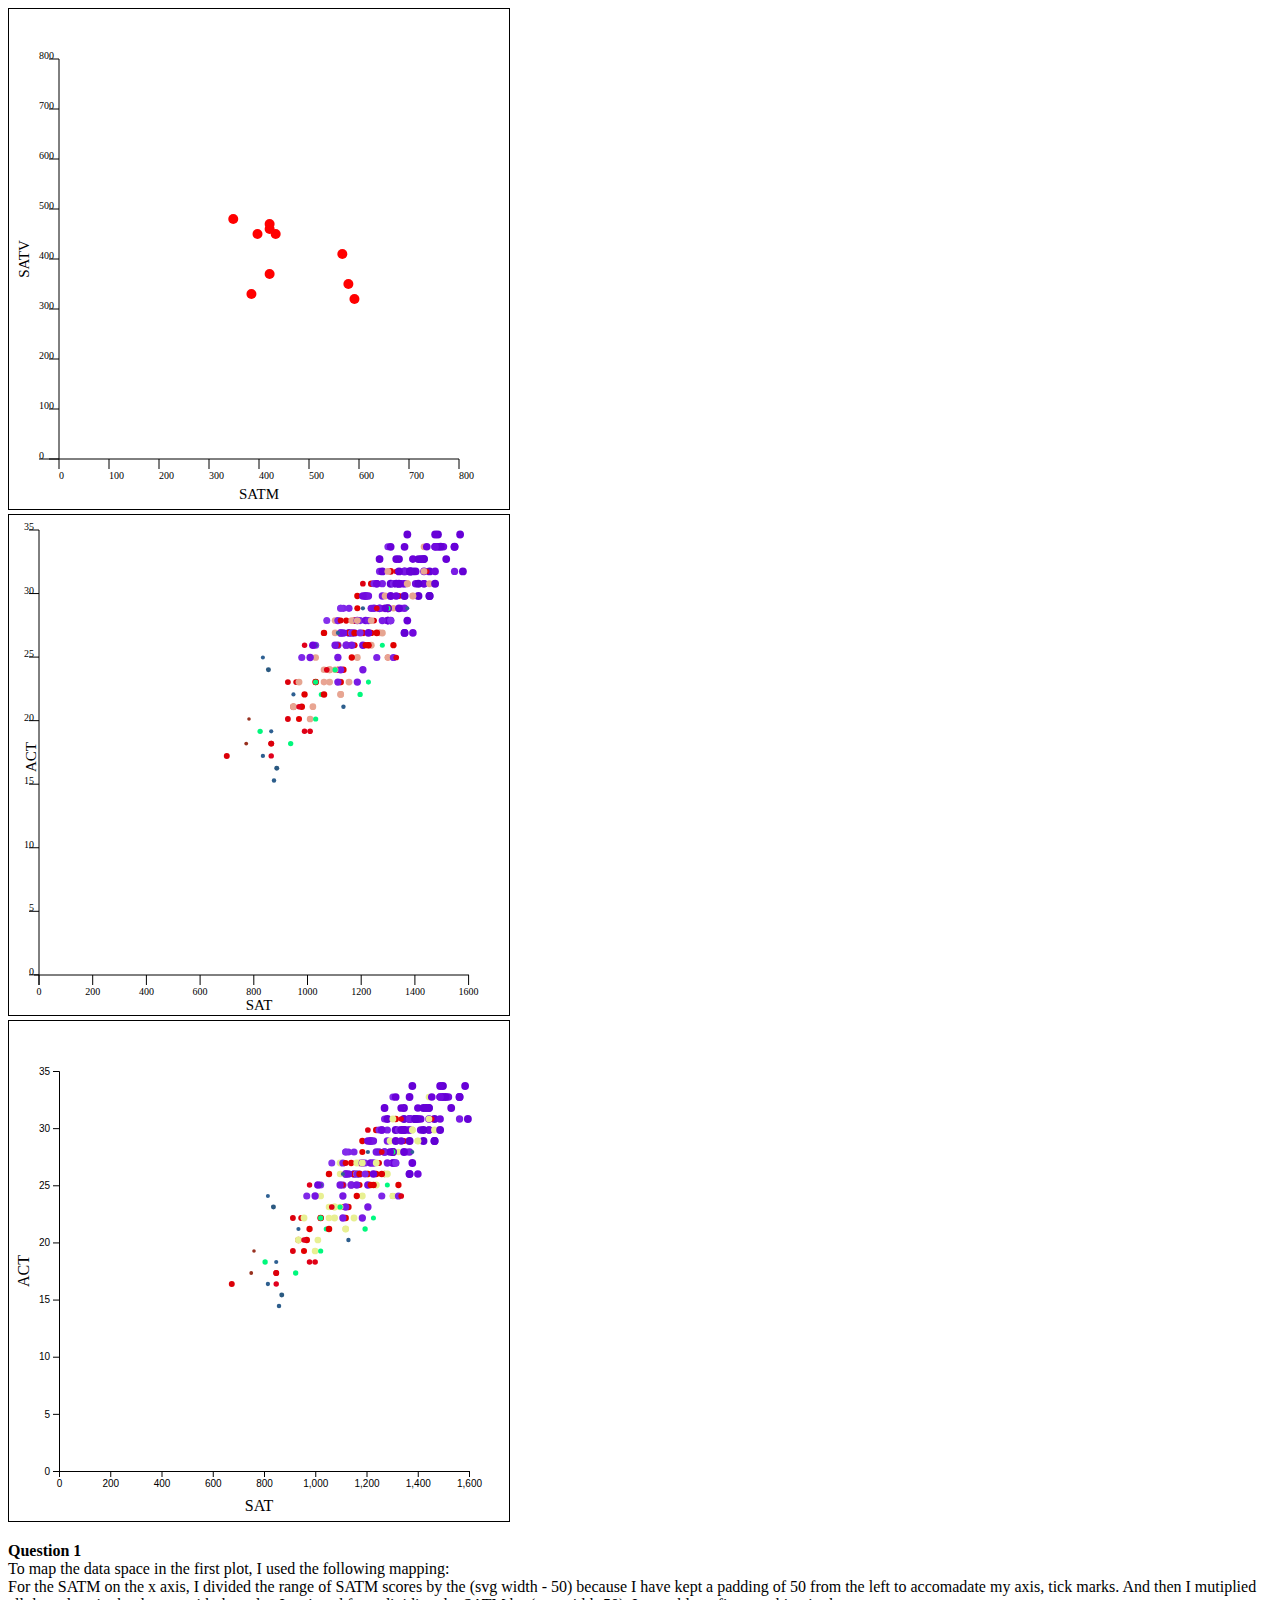
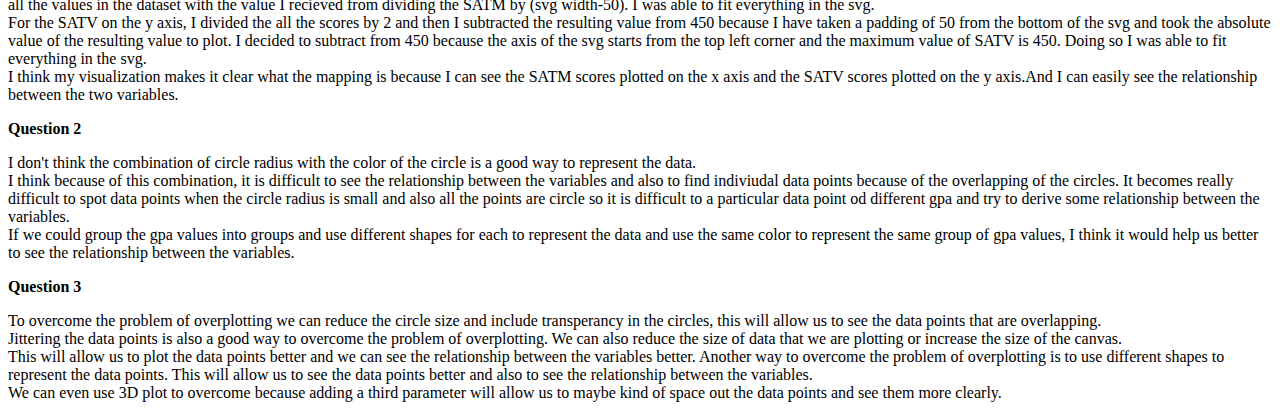
<file: a01-DeepRuparel-main/index.html>
<!DOCTYPE html>
<html lang="en">
  <head>
    <meta charset="UTF-8"/>
    <script src="d3.js"></script>
    <script src="svg.js"></script>
    <script src="scores.js"></script>
    <title>CSC 544 Assignment 01</title>
  </head>

  <body>
    <div id="div1">
      <svg width="500" height="500" style="border: 1px solid black">
        <circle cx="260.6060606060606" cy="215" r="5" fill="red"></circle>
        <circle cx="339.39393939393943" cy="275" r="5" fill="red"></circle>
        <circle cx="242.42424242424244" cy="285" r="5" fill="red"></circle>
        <circle cx="248.4848484848485" cy="225" r="5" fill="red"></circle>
        <circle cx="260.6060606060606" cy="220" r="5" fill="red"></circle>
        <circle cx="260.6060606060606" cy="265" r="5" fill="red"></circle>
        <circle cx="266.6666666666667" cy="225" r="5" fill="red"></circle>
        <circle cx="333.33333333333337" cy="245" r="5" fill="red"></circle>
        <circle cx="345.4545454545455" cy="290" r="5" fill="red"></circle>
        <circle cx="224.24242424242425" cy="210" r="5" fill="red"></circle>
        <line x1="30" y1="450" x2="450" y2="450" stroke="black"></line>
        <line x1="50" y1="450" x2="50" y2="50" stroke="black"></line>
        <line x1="50" y1="450" x2="50" y2="460" stroke="black"></line>
        <line x1="100" y1="450" x2="100" y2="460" stroke="black"></line>
        <line x1="150" y1="450" x2="150" y2="460" stroke="black"></line>
        <line x1="200" y1="450" x2="200" y2="460" stroke="black"></line>
        <line x1="250" y1="450" x2="250" y2="460" stroke="black"></line>
        <line x1="300" y1="450" x2="300" y2="460" stroke="black"></line>
        <line x1="350" y1="450" x2="350" y2="460" stroke="black"></line>
        <line x1="400" y1="450" x2="400" y2="460" stroke="black"></line>
        <line x1="450" y1="450" x2="450" y2="460" stroke="black"></line>
        <line x1="50" y1="450" x2="40" y2="450" stroke="black"></line>
        <line x1="50" y1="400" x2="40" y2="400" stroke="black"></line>
        <line x1="50" y1="350" x2="40" y2="350" stroke="black"></line>
        <line x1="50" y1="300" x2="40" y2="300" stroke="black"></line>
        <line x1="50" y1="250" x2="40" y2="250" stroke="black"></line>
        <line x1="50" y1="200" x2="40" y2="200" stroke="black"></line>
        <line x1="50" y1="150" x2="40" y2="150" stroke="black"></line>
        <line x1="50" y1="100" x2="40" y2="100" stroke="black"></line>
        <line x1="50" y1="50" x2="40" y2="50" stroke="black"></line>
        <text x="50" y="470" font-size="10">0</text>
        <text x="100" y="470" font-size="10">100</text>
        <text x="150" y="470" font-size="10">200</text>
        <text x="200" y="470" font-size="10">300</text>
        <text x="250" y="470" font-size="10">400</text>
        <text x="300" y="470" font-size="10">500</text>
        <text x="350" y="470" font-size="10">600</text>
        <text x="400" y="470" font-size="10">700</text>
        <text x="450" y="470" font-size="10">800</text>
        <text x="30" y="450" font-size="10">0</text>
        <text x="30" y="400" font-size="10">100</text>
        <text x="30" y="350" font-size="10">200</text>
        <text x="30" y="300" font-size="10">300</text>
        <text x="30" y="250" font-size="10">400</text>
        <text x="30" y="200" font-size="10">500</text>
        <text x="30" y="150" font-size="10">600</text>
        <text x="30" y="100" font-size="10">700</text>
        <text x="30" y="50" font-size="10">800</text>
        <text x="250" y="490" font-size="15" text-anchor="middle">SATM</text>
        <text x="20" y="250" font-size="15" text-anchor="middle" transform="rotate(-90, 20, 250)">SATV</text>
      </svg>
    </div>
    <div id="div2"></div>
    <div id="div3"></div>
    <div id = "question1">
      <p> 
        <b> Question 1</b>
        <br>
        To map the data space in the first plot, I used the following mapping:
        <br>
        For the SATM on the x axis, I divided the range of SATM scores by the (svg width - 50) because I have kept a padding of 50 from the left to accomadate my axis, tick marks.
        And then I mutiplied all the values in the dataset with the value I recieved from dividing the SATM by (svg width-50). 
        I was able to fit everything in the svg.
        <br>
        For the SATV on the y axis, I divided the all the scores by 2 and then I subtracted the resulting value from 450 because I have taken a padding of 50 from the bottom of the svg and took the absolute value of the resulting value to plot.
        I decided to subtract from 450 because the axis of the svg starts from the top left corner and the maximum value of SATV is 450.
        Doing so I was able to fit everything in the svg. 
        <br>
        I think my visualization makes it clear what the mapping is because I can see the SATM scores plotted on the x axis and the SATV scores plotted on the y axis.And I can easily see the relationship between the two variables.
      </p>
    </div>
    <div id = "question2">
      <p>
        <b> Question 2</b>
        <br>
        <p>
          I don't think the combination of circle radius with the color of the circle is a good way to represent the data.
          <br>
          I think because of this combination, it is difficult to see the relationship between the variables and also to find indiviudal data points because of the overlapping of the circles.
          It becomes really difficult to spot data points when the circle radius is small and also all the points are circle so it is difficult to a particular data point od different gpa and try to derive some relationship between the variables.
          <br>
          If we could group the gpa values into groups and use different shapes for each to represent the data and use the same color to represent the same group of gpa values, I think it would help us better to see the relationship between the variables.
          <br>
        </p>
      </p>
    </div>
    <div id = "question3">
      <b> Question 3</b>
      <br>
      <p>
        To overcome the problem of overplotting we can reduce the circle size and include transperancy in the circles, this will allow us to see the data points that are overlapping.
        <br>
        Jittering the data points is also a good way to overcome the problem of overplotting. We can also reduce the size of data that we are plotting or increase the size of the canvas.
        <br>
        This will allow us to plot the data points better and we can see the relationship between the variables better.
        Another way to overcome the problem of overplotting is to use different shapes to represent the data points. This will allow us to see the data points better and also to see the relationship between the variables.
        <br>
        We can even use 3D plot to overcome because adding a third parameter will allow us to maybe kind of space out the data points and see them more clearly.
        <br>
      </p>
    </div>

  </body>
  <script src="plot2.js"></script>
  <script src = "plot3.js"></script>

</html>
</file>
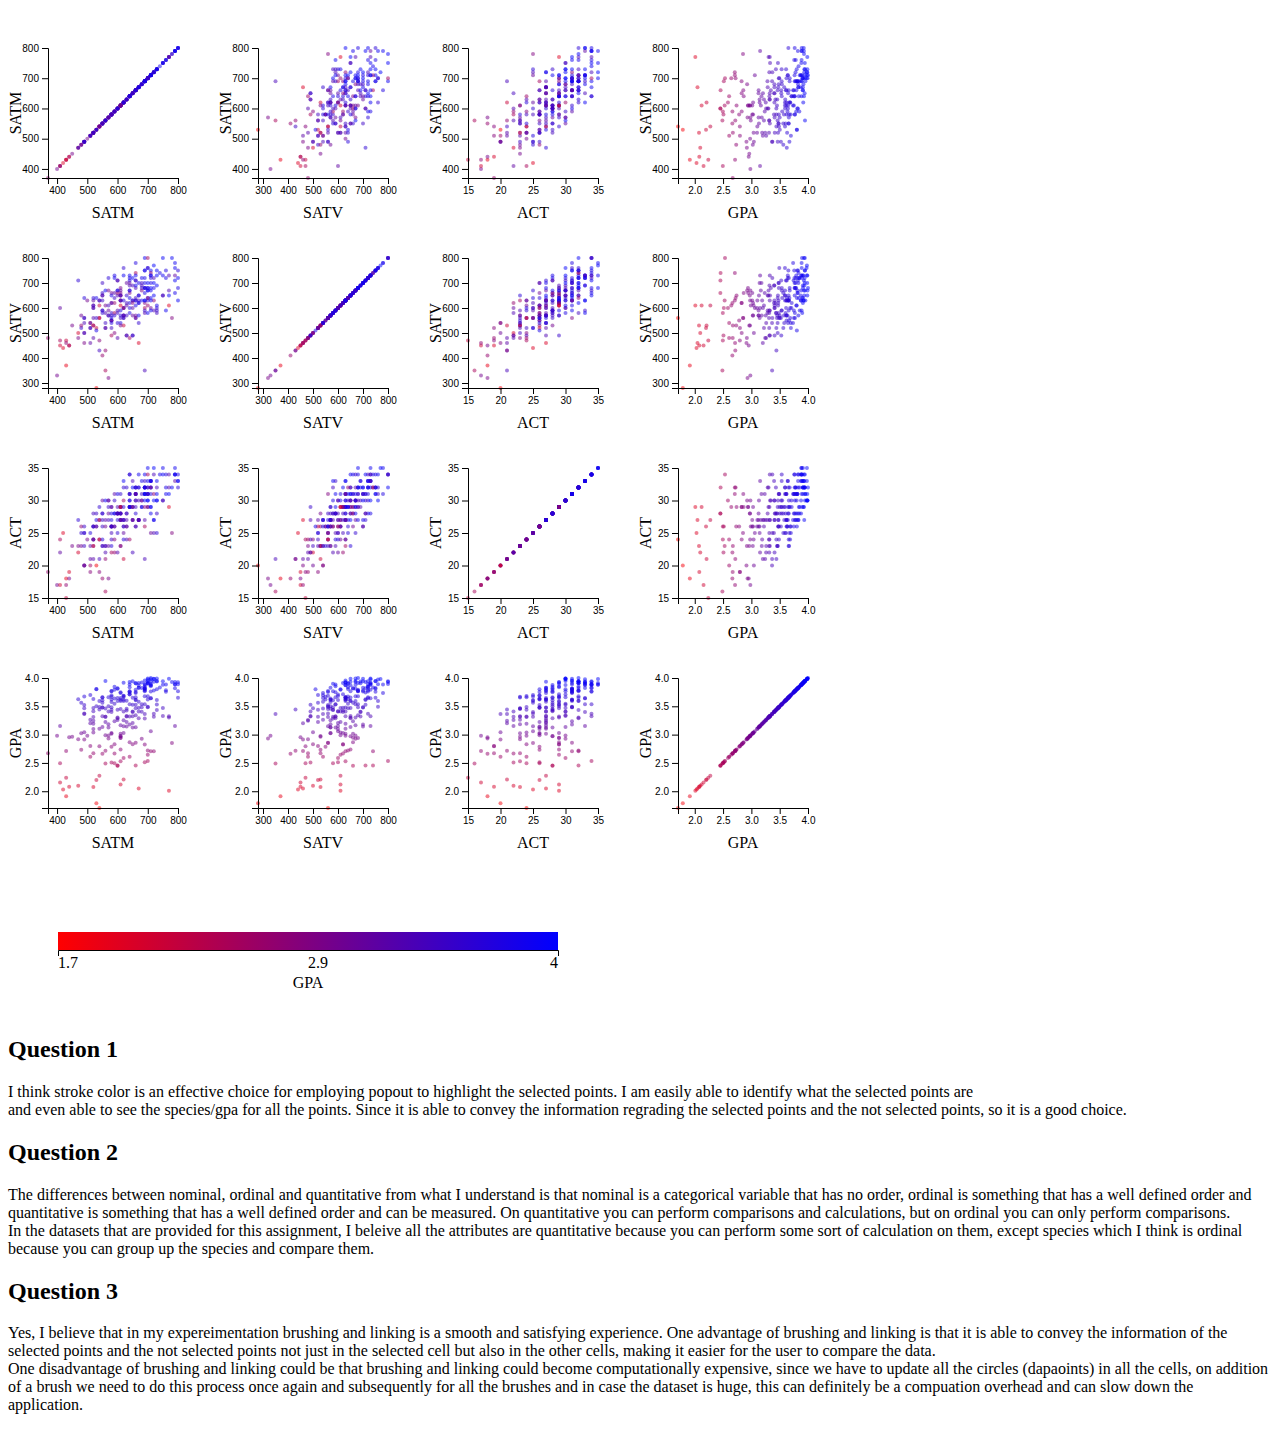
<file: a02-DeepRuparel-main/index.html>
<!DOCTYPE html>
<html>
  <head>
    <meta charset="UTF-8"/>
    <script src="d3.js"></script>
    <script src="scores.js"></script>
    <script src="iris.js"></script>
  </head>
  <body>
    <div id = 'selection'></div>
    <script src="a02.js"></script>
    <div id ="answers">
      
      <h2>Question 1</h2>
      <p>
        I think stroke color is an effective choice for employing popout to highlight the selected points. I am easily able to identify what the selected points are <br>
        and even able to see the species/gpa for all the points. Since it is able to convey the information regrading the selected points and the not selected points, so it is a good choice.
      </p>
      <h2>Question 2</h2>
      <p>
        The differences between nominal, ordinal and quantitative from what I understand is that nominal is a categorical variable that has no order, ordinal is something that has a well defined order and quantitative is something that has a well defined order and can be measured. 
        On quantitative you can perform comparisons and calculations, but on ordinal you can only perform comparisons. <br>
        In the datasets that are provided for this assignment, I beleive all the attributes are quantitative because you can perform some sort of calculation on them, except species which I think is ordinal because you can group up the species and compare them.
      </p>
      <h2>Question 3</h2>
      <p>
        Yes, I believe that in my expereimentation brushing and linking is a smooth and satisfying experience. One advantage of brushing and linking is that it is able to convey the information of the selected points and the not selected points not just in the selected cell but also in the other cells, making it easier for the user to compare the data. <br>
        One disadvantage of brushing and linking could be that brushing and linking could become computationally expensive, since we have to update all the circles (dapaoints) in all the cells, on addition of a brush we need to do this process once again and subsequently for all the brushes and in case the dataset is huge, this can definitely be a compuation overhead and can slow down the application.
      </p>
    </div>
  </body>
</html>
</file>
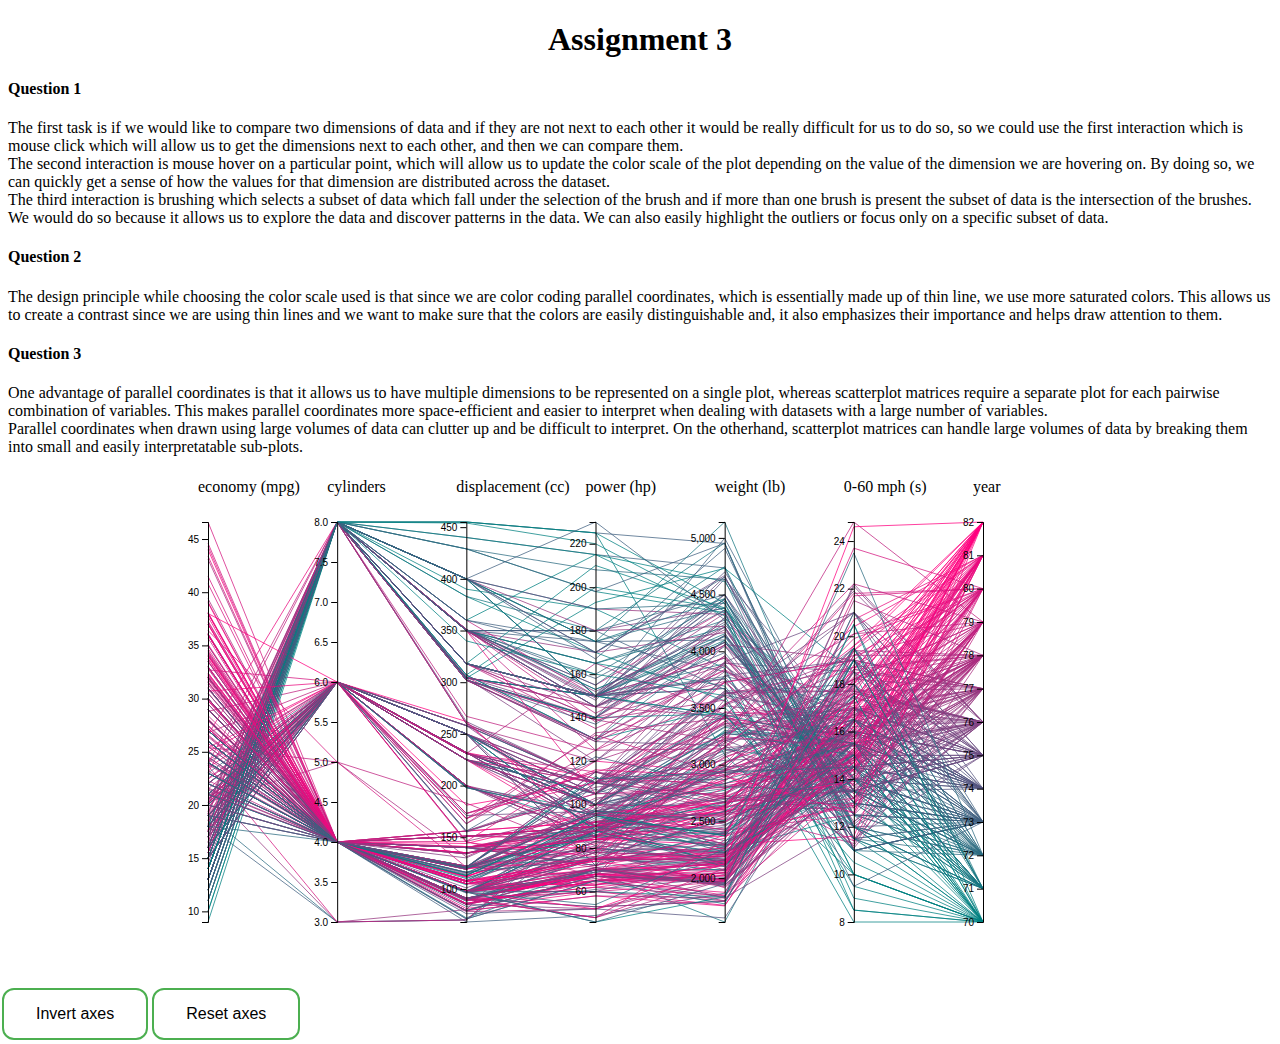
<file: a03-DeepRuparel-main 2/index.html>
<!DOCTYPE html>
<html>
  <head>
    <meta charset="UTF-8"/>
    <script src="d3.js"></script>
    <script src="cars.js"></script>
    <style>
      #assignment3 {
        text-align: center;
      }
      #pcplot {
        padding-left: 150px;
      }

    </style>
  </head>
  <body>
    <div id="assignment3">
      <h1>Assignment 3</h1>
    </div>
    <div id = "written questions">
      <h4>Question 1</h4>
      <p>
        The first task is if we would like to compare two dimensions of data and if they are not next to each other it would be really difficult for us to do so, so we could use the 
        first interaction which is mouse click which will allow us to get the dimensions next to each other, and then we can compare them.
        </br>
        The second interaction is mouse hover on a particular point, which will allow us to update the color scale of the plot depending on the value of the dimension we are hovering on.
        By doing so, we can quickly get a sense of how the values for that dimension are distributed across the dataset.
        </br>
        The third interaction is brushing which selects a subset of data which fall under the selection of the brush and if more than one brush is present the subset of data is the intersection of the brushes.
        We would do so because it allows us to explore the data and discover patterns in the data. We can also easily highlight the outliers or focus only on a specific subset of data.
      </p>
      <h4>Question 2</h4>
      <p>
        The design principle while choosing the color scale used is that since we are color coding parallel coordinates, which is essentially made up of thin line, we use more saturated colors. 
        This allows us to create a contrast since we are using thin lines and we want to make sure that the colors are easily distinguishable and, it also emphasizes their importance and helps draw attention to them. 
      </p>
      <h4>Question 3</h4>
      <p>
        One advantage of parallel coordinates is that it allows us to have multiple dimensions to be represented on a single plot, whereas scatterplot matrices require a separate plot for each pairwise combination of variables. 
        This makes parallel coordinates more space-efficient and easier to interpret when dealing with datasets with a large number of variables.
        </br>
        Parallel coordinates when drawn using large volumes of data can clutter up and be difficult to interpret. On the otherhand, scatterplot matrices can handle large volumes of data by breaking them into 
        small and easily interpretatable sub-plots.
      </p>
     </div>
    <div id="pcplot"></div>
    <script src="a03.js"></script>
  </body>
</html>
</file>
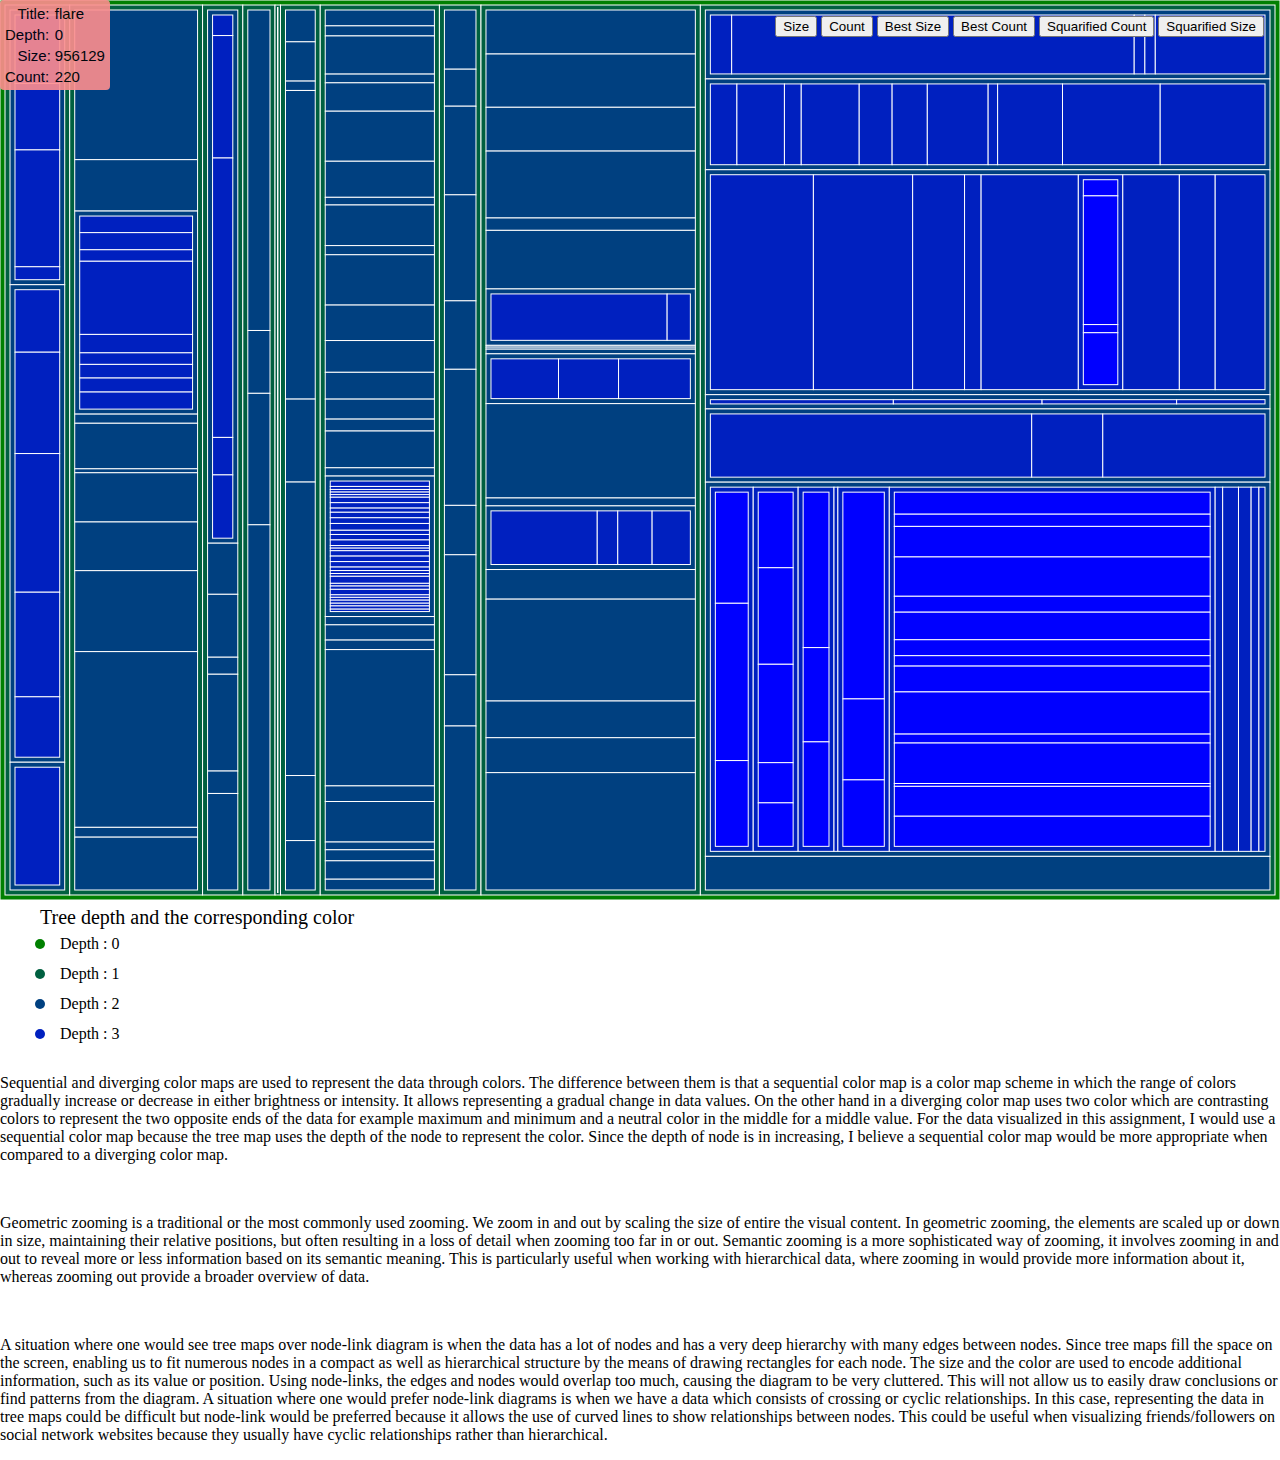
<file: a04-DeepRuparel-main/index.html>
<!DOCTYPE html>
<html>
  <head>
    <meta charset="UTF-8"/>
    <script src="d3.js"></script>
    <script src="flare.js"></script>
    <script src="test-cases.js"></script>
    <link rel="stylesheet" href="a04.css"/>
  </head>
  <body style="padding: 0; margin: 0">
    <svg id="svg"></svg>
    <div style="position: absolute; right: 1em; top: 1em">
      <button id="size">Size</button>
      <button id="count">Count</button>
      <button id="best-size">Best Size</button>
      <button id="best-count">Best Count</button>
      <button id="squarified-count">Squarified Count</button>
      <button id="squarified-size">Squarified Size</button>
    </div>
    
    <div id="tool-tip">
      <div id="table" style="float: left">
        <table>
          <tr>
            <td class="tip-label">&nbsp;&nbsp;&nbsp;Title: </td>
            <td class="tip-value" id="tip-title"></td>
          </tr>
          <tr>
            <td class="tip-label">Depth: </td>
            <td class="tip-value" id="tip-depth"></td>
          </tr>
          <tr>
            <td class="tip-label">&nbsp;&nbsp;&nbsp;Size: </td>
            <td class="tip-value" id="tip-size"></td>
          </tr>
          <tr class="tip-optional">
            <td class="tip-label">Count: </td>
            <td class="tip-value" id="tip-count"></td>
          </tr>
        </table>
      </div>
    </div>
    
    <svg id="legend"></svg>
    <script src="a04.js"></script>
    <div id = "answers">
      <p> Sequential and diverging color maps are used to represent the data through colors. The difference between them is that 
        a sequential color map is a color map scheme in which the range of colors gradually increase or decrease in either brightness or intensity.
        It allows representing a gradual change in data values. On the other hand in a diverging color map uses two color which are contrasting colors
        to represent the two opposite ends of the data for example maximum and minimum and a neutral color in the middle for a middle value.
        For the data visualized in this assignment, I would use a sequential color map because the tree map uses the depth of the node to represent the color. Since the depth of node is in increasing, I believe a sequential color map would be more appropriate when compared 
        to a diverging color map.

      </p>
      </br>
      <p>
        Geometric zooming is a traditional or the most commonly used zooming. We zoom in and out by scaling the size of entire the visual content. 
        In geometric zooming, the elements are scaled up or down in size, maintaining their relative positions, but often resulting in a loss of detail when zooming too far in or out. 
        Semantic zooming is a more sophisticated way of zooming, it involves zooming in and out to reveal more or less information based on its semantic meaning. This is particularly useful when working with hierarchical data, 
        where zooming in would provide more information about it, whereas zooming out provide a broader overview of data. 
      </p>
    </br>
    <p>
      A situation where one would see tree maps over node-link diagram is when the data has a lot of nodes and has a very deep hierarchy with many edges between nodes.
      Since tree maps fill the space on the screen, enabling us to fit numerous nodes in a compact as well as hierarchical structure by the means of drawing rectangles for each node.
      The size and the color are used to encode additional information, such as its value or position. Using node-links, the edges and nodes would overlap too much, causing the diagram to be very cluttered. 
      This will not allow us to easily draw conclusions or find patterns from the diagram.
      A situation where one would prefer node-link diagrams is when we have a data which consists of crossing or cyclic relationships. In this case, representing the data in tree maps could be difficult but
      node-link would be preferred because it allows the use of curved lines to show relationships between nodes. This could be useful when visualizing friends/followers on social network websites because they usually have cyclic relationships rather than hierarchical.
    </p>


    </div>
  </body>
</html>
</file>
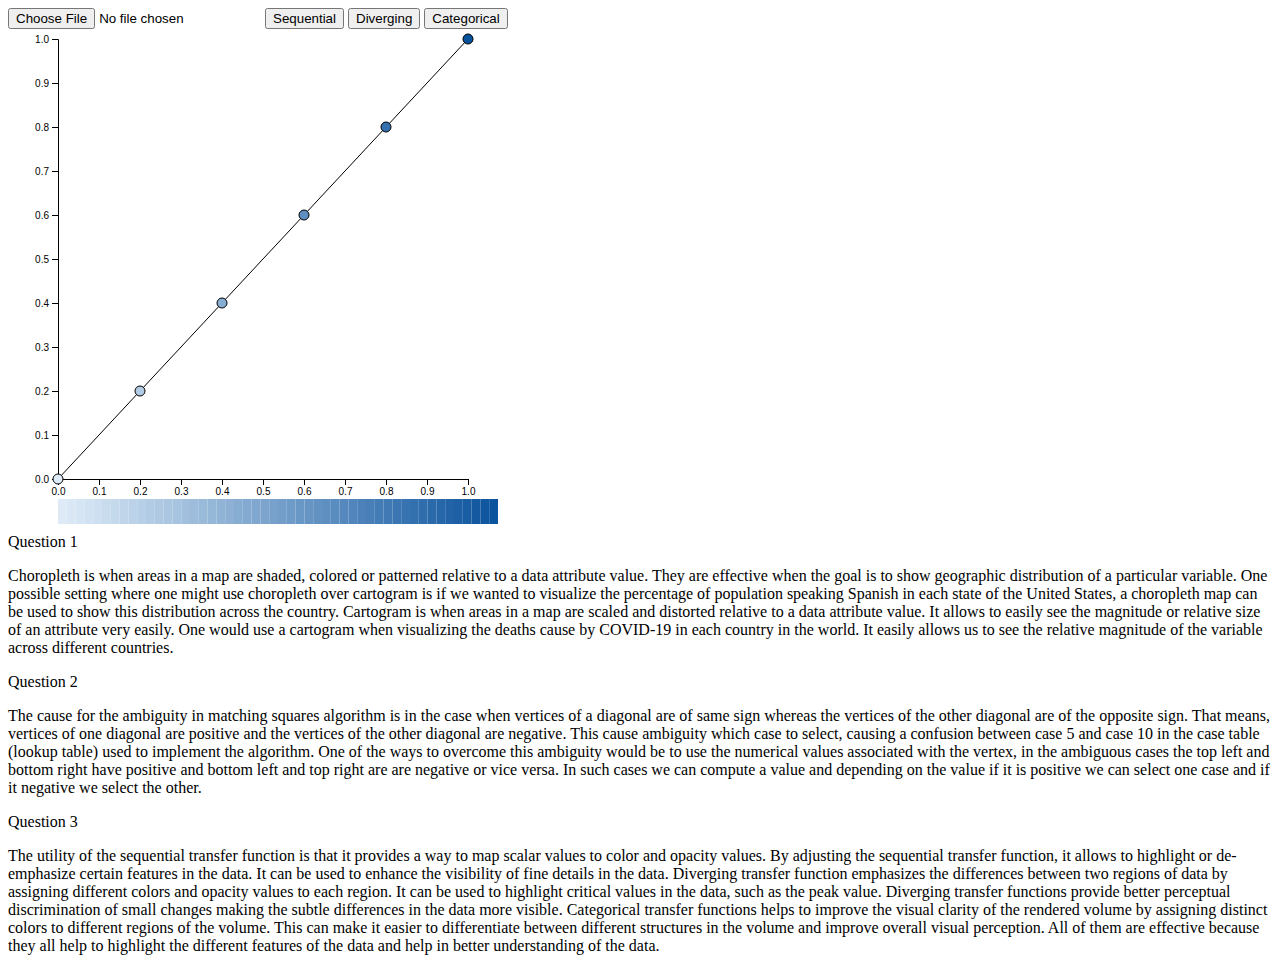
<file: a05-DeepRuparel-main/index.html>
<!DOCTYPE html>
<html>
  <head>
    <script src="vtk.js"></script>
    <script src="d3.js"></script>
    <script src="volren.js"></script>
  </head>
  <body>
    <div>
      <input type="file" id="loadData">
      <button id="sequential">Sequential</button>
	  
	  <button id="diverging">Diverging</button>
	  
	  <button id="categorical">Categorical</button>
    </div> 

    <div>
      <div id="volren"></div>
      <div id="tfunc"></div>
    </div>
    <script type="text/javascript" src="a05.js"></script>
    <div>
      Question 1
      <p>
        Choropleth is when areas in a map are shaded, colored or patterned relative to a data attribute value.
        They are effective when the goal is to show geographic distribution of a particular variable. One possible setting where one might use choropleth over cartogram is if we wanted to visualize the percentage of population speaking Spanish in each state of the United States, a choropleth map can be used to show this distribution across the country.
        Cartogram is when areas in a map are scaled and distorted relative to a data attribute value. It allows to easily see the magnitude or relative size of an attribute very easily. One would use a cartogram when visualizing the deaths cause by COVID-19 in each country in the world. It easily allows us to see the relative magnitude of the variable across different countries.
      </p>
    </div>
    <div>
      Question 2
      <p>
        The cause for the ambiguity in matching squares algorithm is in the case when vertices of a diagonal are of same sign whereas the vertices of the other diagonal are of the opposite sign. That means, vertices of one diagonal are positive and the vertices of the other diagonal are negative. This cause ambiguity which case to select, causing a confusion between case 5 and case 10 in the case table (lookup table) used to implement the algorithm. 
        One of the ways to overcome this ambiguity would be to use the numerical values associated with the vertex, in the ambiguous cases the top left and bottom right have positive and bottom left and top right are are negative or vice versa. In such cases we can compute a value and depending on the value if it is positive we can select one case and if it negative we select the other. 
      </p>
    </div>
    <div>
      Question 3
      <p>
        The utility of the sequential transfer function is that it provides a way to map scalar values to color and opacity values. By adjusting the sequential transfer function, it allows to 
        highlight or de-emphasize certain features in the data. It can be used to enhance the visibility of fine details in the data. 
        Diverging transfer function emphasizes the differences between two regions of data by assigning different colors and opacity values to each region.
        It can be used to highlight critical values in the data, such as the peak value. Diverging transfer functions provide better perceptual discrimination of small changes making the subtle differences in the data more visible.
        Categorical transfer functions helps to improve the visual clarity of the rendered volume by assigning distinct colors to different regions of the volume.
        This can make it easier to differentiate between different structures in the volume and improve overall visual perception.
        All of them are effective because they all help to highlight the different features of the data and help in better understanding of the data.
      </p>
    </div>
  </body>
</html>
</file>
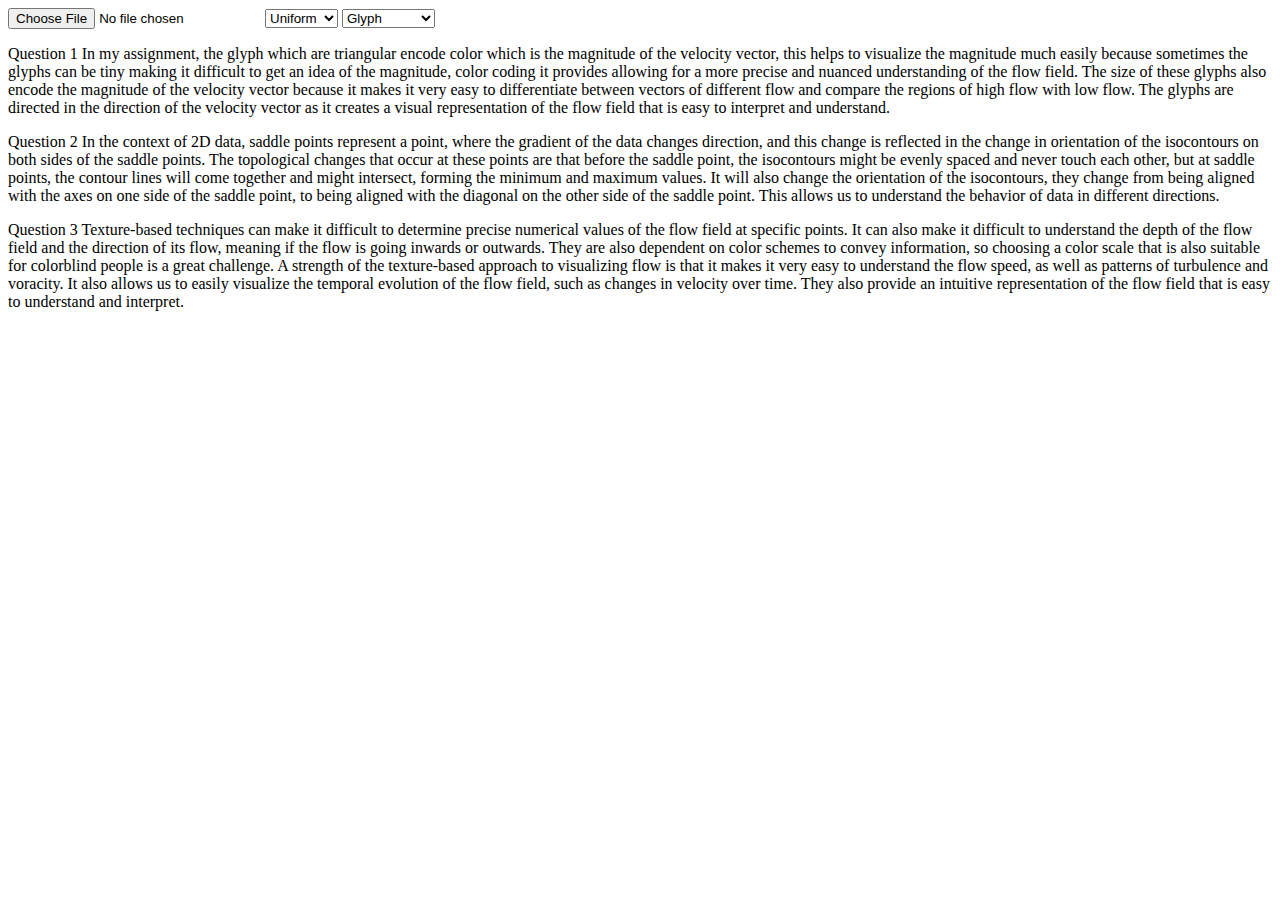
<file: a06-DeepRuparel-main/index.html>
<!DOCTYPE html>
<html>
  <head>
    <meta charset="UTF-8"/>
    <script src="vtk.js"></script>
    <script src="d3.js"></script>
    <script src="flowvis.js"></script>
  </head>
  <body>
    <div id = "div1">
      <input type="file" id="loadData">
       
       <select id="sampling">
         <option value="uniform" selected>Uniform</option>
         <option value="random">Random</option>
        </select>
        <select id = "flow">
          <option value="glyph" selected> Glyph</option>
          <option value="streamline">Streamlines</option>
          
        </select>
    </div> 
    <div id = "div2"></div>

    <div id="vfplot"></div>

    <script type="text/javascript" src="a06.js"></script>
    <div>
      <p>
        Question 1
        In my assignment, the glyph which are triangular encode color which is the magnitude of the velocity vector, this helps to visualize the magnitude much easily because sometimes the glyphs can be tiny making it difficult to get an idea of the magnitude, color coding it provides allowing for a more precise and nuanced understanding of the flow field. The size of these glyphs also encode the magnitude of the velocity vector because it makes it very easy to differentiate between vectors of different flow and compare the regions of high flow with low flow.
        The glyphs are directed in the direction of the velocity vector as it creates a visual representation of the flow field that is easy to interpret and understand.
      </p>
      <p>
        Question 2
        In the context of 2D data, saddle points represent a point, where the gradient of the data changes direction, and this change is reflected in the change in orientation of the isocontours on both sides of the saddle points. 
        The topological changes that occur at these points are that before the saddle point, the isocontours might be evenly spaced and never touch each other, but at saddle points, the contour lines will come together and might intersect, forming the minimum and maximum values. 
        It will also change the orientation of the isocontours, they change from being aligned with the axes on one side of the saddle point, to being aligned with the diagonal on the other side of the saddle point. 
        This allows us to understand the behavior of data in different directions.
      </p>
      <p>
        Question 3
        Texture-based techniques can make it difficult to determine precise numerical values of the flow field at specific points. It can also make it difficult to understand the depth of the flow field and the direction of its flow, meaning if the flow is going inwards or outwards. They are also dependent on color schemes to convey information, so choosing a color scale that is also suitable for colorblind people is a great challenge.
        A strength of the texture-based approach to visualizing flow is that it makes it very easy to understand the flow speed, as well as patterns of turbulence and voracity. It also allows us to easily visualize the temporal evolution of the flow field, such as changes in velocity over time. They also provide an intuitive representation of the flow field that is easy to understand and interpret.
        </p>
      
    
    </div>
  </body>
</html>
</file>
<file: a04-DeepRuparel-main/a04.css>
/*
Author : Deep Ruparel
Date : 03/27/2023
File : a04.css This file contains the css for the tool-tip.
*/

*/

.tip-label {
	font-weight: bold;
}

/* The container responsible for showing the rectangle's info that the user clicked */
div#tool-tip {
	position:      absolute;
	height:         auto;
	font:           15px sans-serif;
	padding:        2px;
	text-align:     left;
	pointer-events: none;
	opacity:        0;
	border:         0;
	border-radius:  4px;
	background:     #fe8e8e;
	
}
</file>
